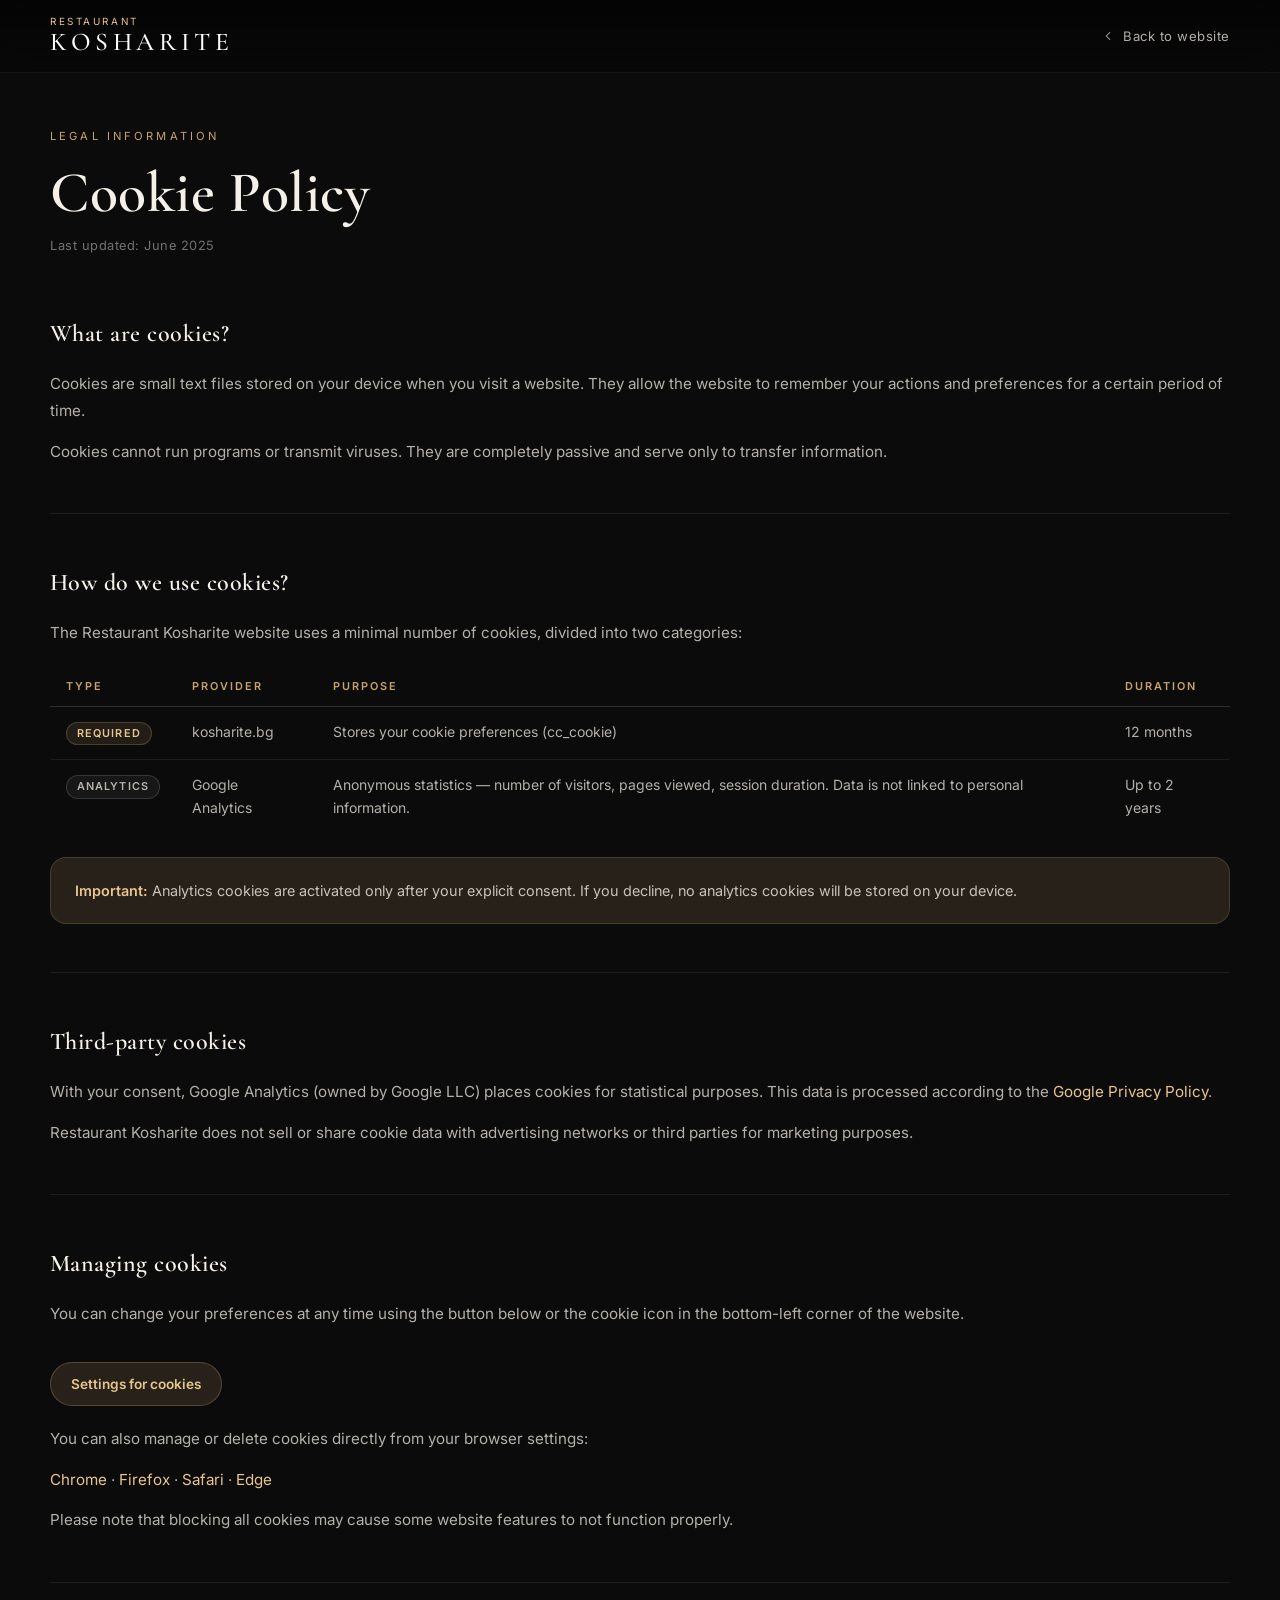
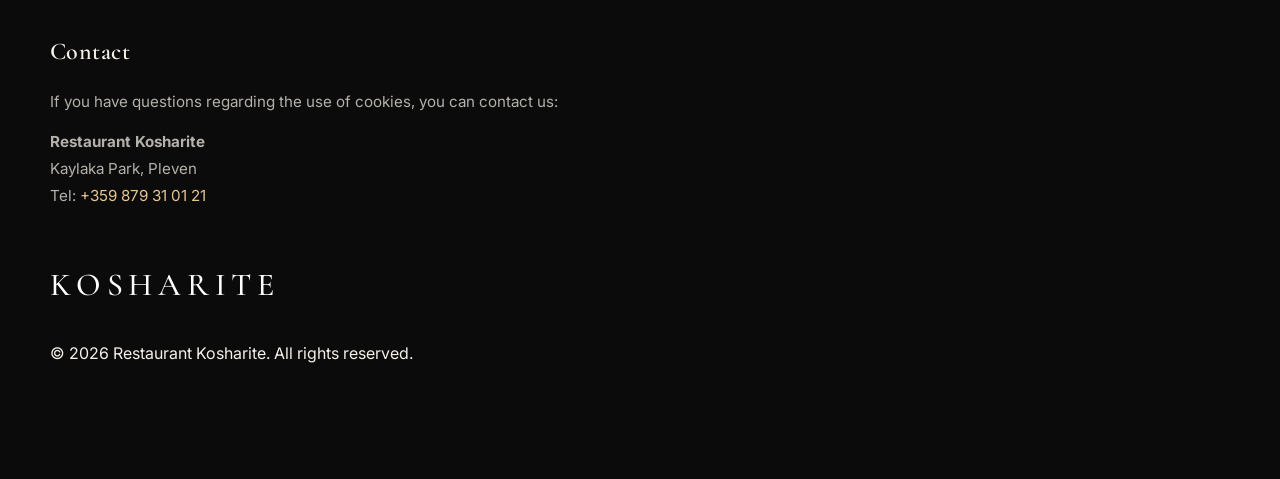
<file: pages/cookie-policy-en.html>
<!doctype html>
<html lang="en">
  <head>
    <meta charset="UTF-8" />
    <meta
      name="viewport"
      content="width=device-width, initial-scale=1.0, viewport-fit=cover"
    />
    <meta name="theme-color" content="#0b0b0b" />
    <title>Cookie Policy | Restaurant Kosharite</title>
    <meta
      name="description"
      content="Information about the use of cookies on the Restaurant Kosharite website."
    />
    <link
      rel="canonical"
      href="https://kosharite.bg/pages/cookie-policy.html"
    />
    <meta name="robots" content="noindex, follow" />

    <link rel="preconnect" href="https://fonts.googleapis.com" />
    <link rel="preconnect" href="https://fonts.gstatic.com" crossorigin />
    <link
      href="https://fonts.googleapis.com/css2?family=Cormorant+Garamond:ital,wght@0,400;0,500;0,600;1,400;1,500&family=Inter:wght@400;500;600&display=swap"
      rel="stylesheet"
    />

    <link rel="icon" href="../assets/icons/favicon.ico" type="image/x-icon" />
    <link rel="apple-touch-icon" href="../assets/icons/apple-touch-icon.png" />
    <link rel="stylesheet" href="../css/legal.css" />
  </head>

  <body class="legal-cookie">
    <header class="site-header">
      <div class="header-inner">
        <a
          href="../index-en.html"
          class="brand"
          aria-label="Home — Restaurant Kosharite"
        >
          <span class="brand-eyebrow">Restaurant</span>
          <span class="brand-name">KOSHARITE</span>
        </a>
        <a href="../index-en.html" class="back-link">
          <svg viewBox="0 0 24 24" aria-hidden="true">
            <polyline points="15 18 9 12 15 6" />
          </svg>
          Back to website
        </a>
      </div>
    </header>

    <main>
      <div class="page-wrap">
        <span class="page-kicker">Legal Information</span>
        <h1 class="page-title">Cookie Policy</h1>
        <p class="page-meta">Last updated: June 2025</p>
        <div class="page-divider"></div>

        <div class="doc-section">
          <h2>What are cookies?</h2>
          <p>
            Cookies are small text files stored on your device when you visit a
            website. They allow the website to remember your actions and
            preferences for a certain period of time.
          </p>
          <p>
            Cookies cannot run programs or transmit viruses. They are completely
            passive and serve only to transfer information.
          </p>
        </div>

        <div class="doc-section">
          <h2>How do we use cookies?</h2>
          <p>
            The Restaurant Kosharite website uses a minimal number of cookies,
            divided into two categories:
          </p>

          <table class="cookie-table" aria-label="Types of cookies">
            <thead>
              <tr>
                <th>Type</th>
                <th>Provider</th>
                <th>Purpose</th>
                <th>Duration</th>
              </tr>
            </thead>
            <tbody>
              <tr>
                <td><span class="badge badge-required">Required</span></td>
                <td>kosharite.bg</td>
                <td>Stores your cookie preferences (cc_cookie)</td>
                <td>12 months</td>
              </tr>
              <tr>
                <td><span class="badge badge-analytics">Analytics</span></td>
                <td>Google Analytics</td>
                <td>
                  Anonymous statistics — number of visitors, pages viewed,
                  session duration. Data is not linked to personal information.
                </td>
                <td>Up to 2 years</td>
              </tr>
            </tbody>
          </table>

          <div class="callout">
            <p>
              <strong>Important:</strong> Analytics cookies are activated only
              after your explicit consent. If you decline, no analytics cookies
              will be stored on your device.
            </p>
          </div>
        </div>

        <div class="doc-section">
          <h2>Third-party cookies</h2>
          <p>
            With your consent, Google Analytics (owned by Google LLC) places
            cookies for statistical purposes. This data is processed according
            to the
            <a
              href="https://policies.google.com/privacy"
              target="_blank"
              rel="noopener"
              >Google Privacy Policy</a
            >.
          </p>
          <p>
            Restaurant Kosharite does not sell or share cookie data with
            advertising networks or third parties for marketing purposes.
          </p>
        </div>

        <div class="doc-section">
          <h2>Managing cookies</h2>
          <p>
            You can change your preferences at any time using the button below
            or the cookie icon in the bottom-left corner of the website.
          </p>

          <button
            class="btn-settings"
            onclick="CookieConsent && CookieConsent.showPreferences()"
          >
            Settings for cookies
          </button>

          <p class="legal-spaced">
            You can also manage or delete cookies directly from your browser
            settings:
          </p>
          <p>
            <a
              href="https://support.google.com/chrome/answer/95647"
              target="_blank"
              rel="noopener"
              >Chrome</a
            >
            ·
            <a
              href="https://support.mozilla.org/bg/kb/biscvitki-informaciya-koyato-uebsajtovete"
              target="_blank"
              rel="noopener"
              >Firefox</a
            >
            ·
            <a
              href="https://support.apple.com/bg-bg/guide/safari/sfri11471/mac"
              target="_blank"
              rel="noopener"
              >Safari</a
            >
            ·
            <a
              href="https://support.microsoft.com/bg-bg/windows/изтриване-и-управление-на-бисквитките"
              target="_blank"
              rel="noopener"
              >Edge</a
            >
          </p>
          <p>
            Please note that blocking all cookies may cause some website
            features to not function properly.
          </p>
        </div>

        <div class="doc-section">
          <h2>Contact</h2>
          <p>
            If you have questions regarding the use of cookies, you can contact
            us:
          </p>
          <p>
            <strong>Restaurant Kosharite</strong><br />
            Kaylaka Park, Pleven<br />
            Tel: <a href="tel:+359879310121">+359 879 31 01 21</a>
          </p>
        </div>

        <footer class="site-footer">
          <div class="container footer-grid">
            <div>
              <span class="brand-name footer-brand">KOSHARITE</span>
              <p>
                © <span id="footer-year"></span> Restaurant Kosharite. All
                rights reserved.
              </p>
            </div>
          </div>
        </footer>
      </div>
    </main>

    <script>
      document.getElementById("footer-year").textContent =
        new Date().getFullYear();
    </script>
  </body>
</html>
</file>
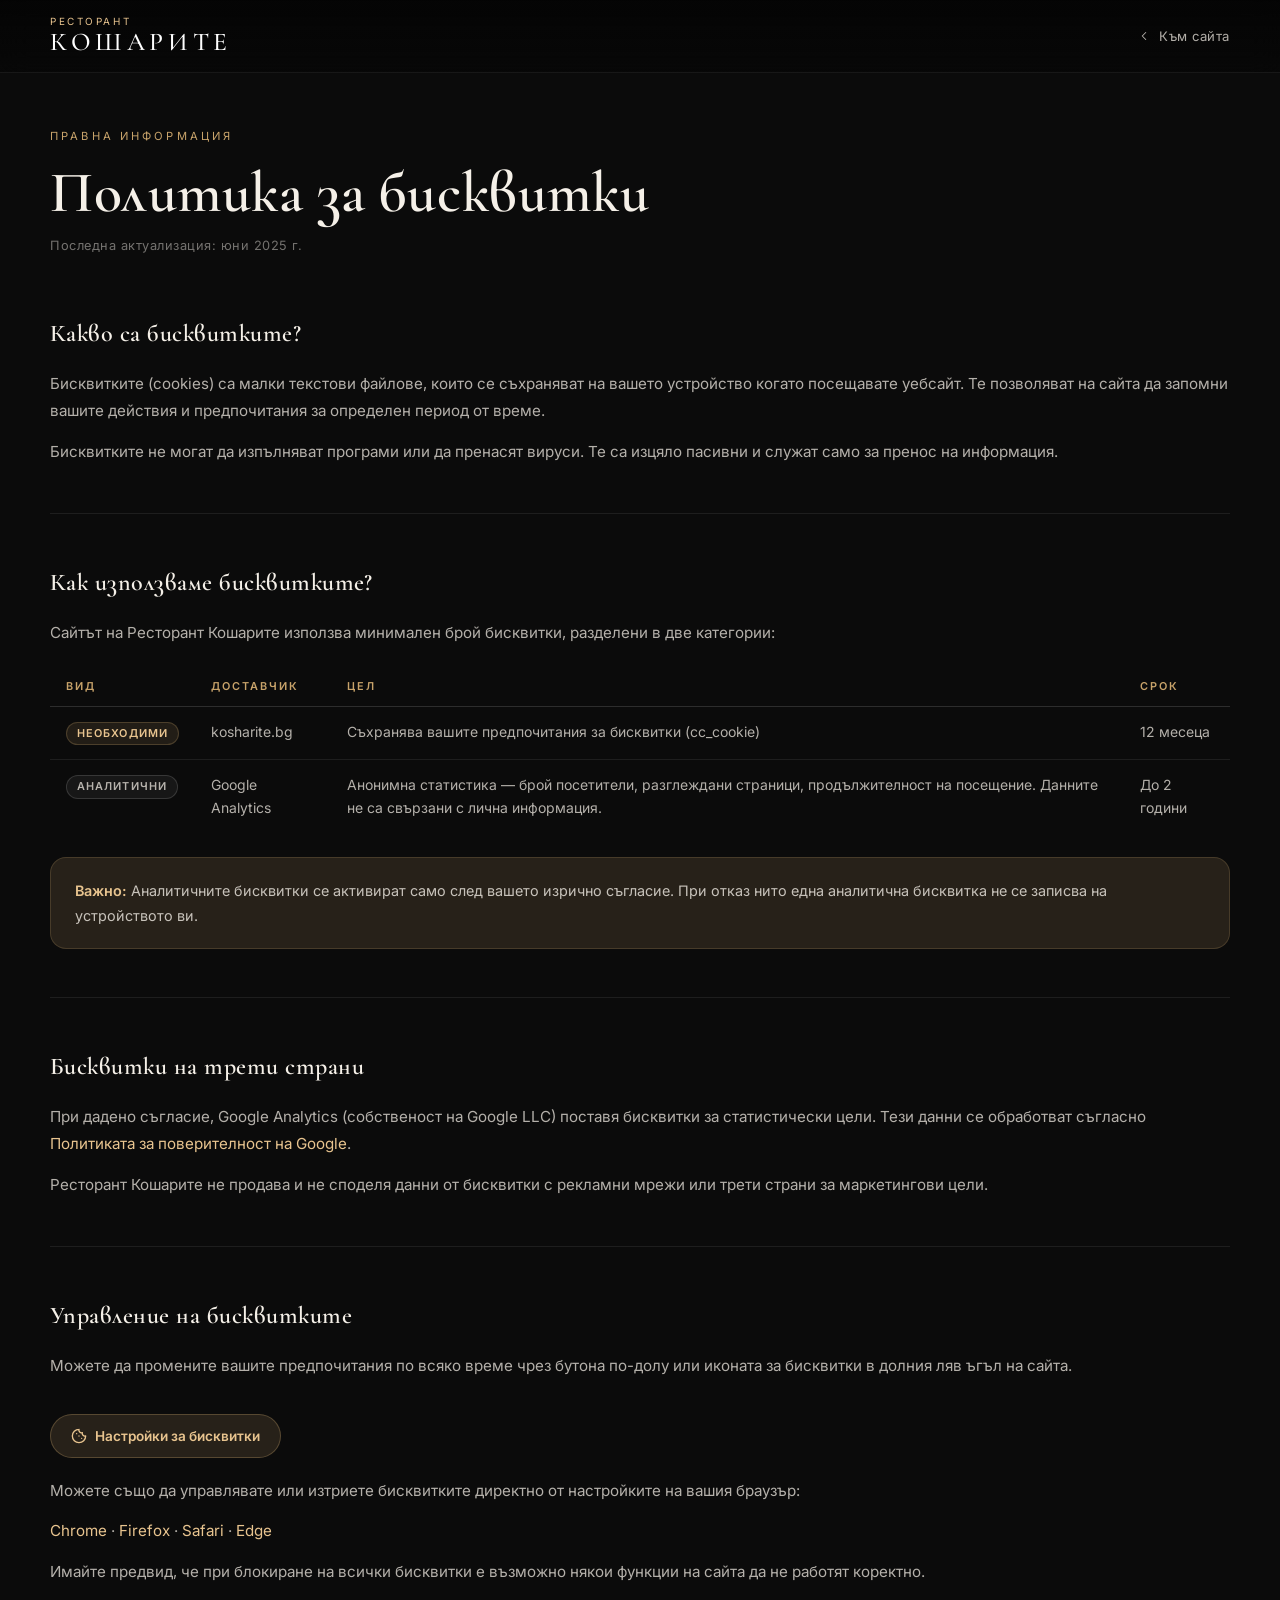
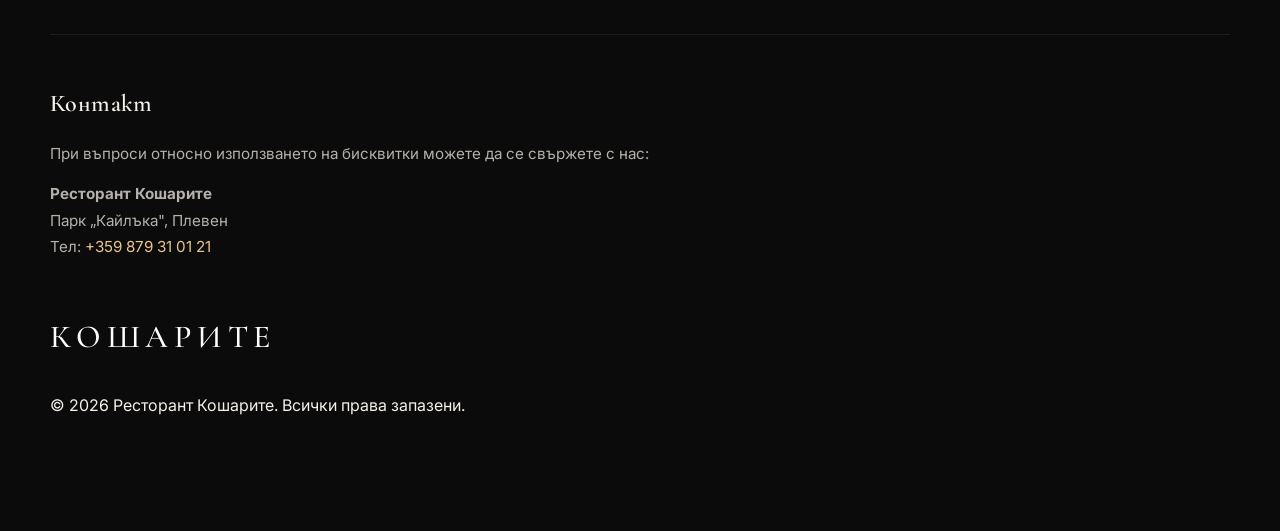
<file: pages/cookie-policy.html>
<!doctype html>
<html lang="bg">
  <head>
    <meta charset="UTF-8" />
    <meta
      name="viewport"
      content="width=device-width, initial-scale=1.0, viewport-fit=cover"
    />
    <meta name="theme-color" content="#0b0b0b" />
    <title>Политика за бисквитки | Ресторант Кошарите</title>
    <meta
      name="description"
      content="Информация за използването на бисквитки на сайта на Ресторант Кошарите."
    />
    <link
      rel="canonical"
      href="https://kosharite.bg/pages/cookie-policy.html"
    />
    <meta name="robots" content="noindex, follow" />

    <link rel="preconnect" href="https://fonts.googleapis.com" />
    <link rel="preconnect" href="https://fonts.gstatic.com" crossorigin />
    <link
      href="https://fonts.googleapis.com/css2?family=Cormorant+Garamond:ital,wght@0,400;0,500;0,600;1,400;1,500&family=Inter:wght@400;500;600&display=swap"
      rel="stylesheet"
    />

    <link rel="icon" href="../assets/icons/favicon.ico" type="image/x-icon" />
    <link rel="apple-touch-icon" href="../assets/icons/apple-touch-icon.png" />
    <link rel="stylesheet" href="../css/legal.css" />
  </head>

  <body class="legal-cookie">
    <header class="site-header">
      <div class="header-inner">
        <a
          href="../index.html"
          class="brand"
          aria-label="Начало — Ресторант Кошарите"
        >
          <span class="brand-eyebrow">Ресторант</span>
          <span class="brand-name">КОШАРИТЕ</span>
        </a>
        <a href="../index.html" class="back-link">
          <svg viewBox="0 0 24 24" aria-hidden="true">
            <polyline points="15 18 9 12 15 6" />
          </svg>
          Към сайта
        </a>
      </div>
    </header>

    <main>
      <div class="page-wrap">
        <span class="page-kicker">Правна информация</span>
        <h1 class="page-title">Политика за бисквитки</h1>
        <p class="page-meta">Последна актуализация: юни 2025 г.</p>
        <div class="page-divider"></div>

        <div class="doc-section">
          <h2>Какво са бисквитките?</h2>
          <p>
            Бисквитките (cookies) са малки текстови файлове, които се съхраняват
            на вашето устройство когато посещавате уебсайт. Те позволяват на
            сайта да запомни вашите действия и предпочитания за определен период
            от време.
          </p>
          <p>
            Бисквитките не могат да изпълняват програми или да пренасят вируси.
            Те са изцяло пасивни и служат само за пренос на информация.
          </p>
        </div>

        <div class="doc-section">
          <h2>Как използваме бисквитките?</h2>
          <p>
            Сайтът на Ресторант Кошарите използва минимален брой бисквитки,
            разделени в две категории:
          </p>

          <table class="cookie-table" aria-label="Видове бисквитки">
            <thead>
              <tr>
                <th>Вид</th>
                <th>Доставчик</th>
                <th>Цел</th>
                <th>Срок</th>
              </tr>
            </thead>
            <tbody>
              <tr>
                <td><span class="badge badge-required">Необходими</span></td>
                <td>kosharite.bg</td>
                <td>Съхранява вашите предпочитания за бисквитки (cc_cookie)</td>
                <td>12 месеца</td>
              </tr>
              <tr>
                <td><span class="badge badge-analytics">Аналитични</span></td>
                <td>Google Analytics</td>
                <td>
                  Анонимна статистика — брой посетители, разглеждани страници,
                  продължителност на посещение. Данните не са свързани с лична
                  информация.
                </td>
                <td>До 2 години</td>
              </tr>
            </tbody>
          </table>

          <div class="callout">
            <p>
              <strong>Важно:</strong> Аналитичните бисквитки се активират само
              след вашето изрично съгласие. При отказ нито една аналитична
              бисквитка не се записва на устройството ви.
            </p>
          </div>
        </div>

        <div class="doc-section">
          <h2>Бисквитки на трети страни</h2>
          <p>
            При дадено съгласие, Google Analytics (собственост на Google LLC)
            поставя бисквитки за статистически цели. Тези данни се обработват
            съгласно
            <a
              href="https://policies.google.com/privacy"
              target="_blank"
              rel="noopener"
              >Политиката за поверителност на Google</a
            >.
          </p>
          <p>
            Ресторант Кошарите не продава и не споделя данни от бисквитки с
            рекламни мрежи или трети страни за маркетингови цели.
          </p>
        </div>

        <div class="doc-section">
          <h2>Управление на бисквитките</h2>
          <p>
            Можете да промените вашите предпочитания по всяко време чрез бутона
            по-долу или иконата за бисквитки в долния ляв ъгъл на сайта.
          </p>

          <button
            class="btn-settings"
            onclick="CookieConsent && CookieConsent.showPreferences()"
          >
            <svg
              xmlns="http://www.w3.org/2000/svg"
              width="16"
              height="16"
              viewBox="0 0 24 24"
              fill="none"
              stroke="currentColor"
              stroke-width="2"
              stroke-linecap="round"
              stroke-linejoin="round"
              aria-hidden="true"
            >
              <path d="M12 2a10 10 0 1 0 10 10 4 4 0 0 1-5-5 4 4 0 0 1-5-5" />
              <path d="M8.5 8.5v.01M16 15.5v.01M12 12v.01" />
            </svg>
            Настройки за бисквитки
          </button>

          <p class="legal-spaced">
            Можете също да управлявате или изтриете бисквитките директно от
            настройките на вашия браузър:
          </p>
          <p>
            <a
              href="https://support.google.com/chrome/answer/95647"
              target="_blank"
              rel="noopener"
              >Chrome</a
            >
            ·
            <a
              href="https://support.mozilla.org/bg/kb/biscvitki-informaciya-koyato-uebsajtovete"
              target="_blank"
              rel="noopener"
              >Firefox</a
            >
            ·
            <a
              href="https://support.apple.com/bg-bg/guide/safari/sfri11471/mac"
              target="_blank"
              rel="noopener"
              >Safari</a
            >
            ·
            <a
              href="https://support.microsoft.com/bg-bg/windows/изтриване-и-управление-на-бисквитките"
              target="_blank"
              rel="noopener"
              >Edge</a
            >
          </p>
          <p>
            Имайте предвид, че при блокиране на всички бисквитки е възможно
            някои функции на сайта да не работят коректно.
          </p>
        </div>

        <div class="doc-section">
          <h2>Контакт</h2>
          <p>
            При въпроси относно използването на бисквитки можете да се свържете
            с нас:
          </p>
          <p>
            <strong>Ресторант Кошарите</strong><br />
            Парк „Кайлъка", Плевен<br />
            Тел: <a href="tel:+359879310121">+359 879 31 01 21</a>
          </p>
        </div>

        <footer class="site-footer">
          <div class="container footer-grid">
            <div>
              <span class="brand-name footer-brand">КОШАРИТЕ</span>
              <p>
                © <span id="footer-year"></span> Ресторант Кошарите. Всички
                права запазени.
              </p>
            </div>
          </div>
        </footer>
      </div>
    </main>

    <script>
      document.getElementById("footer-year").textContent =
        new Date().getFullYear();
    </script>
  </body>
</html>
</file>
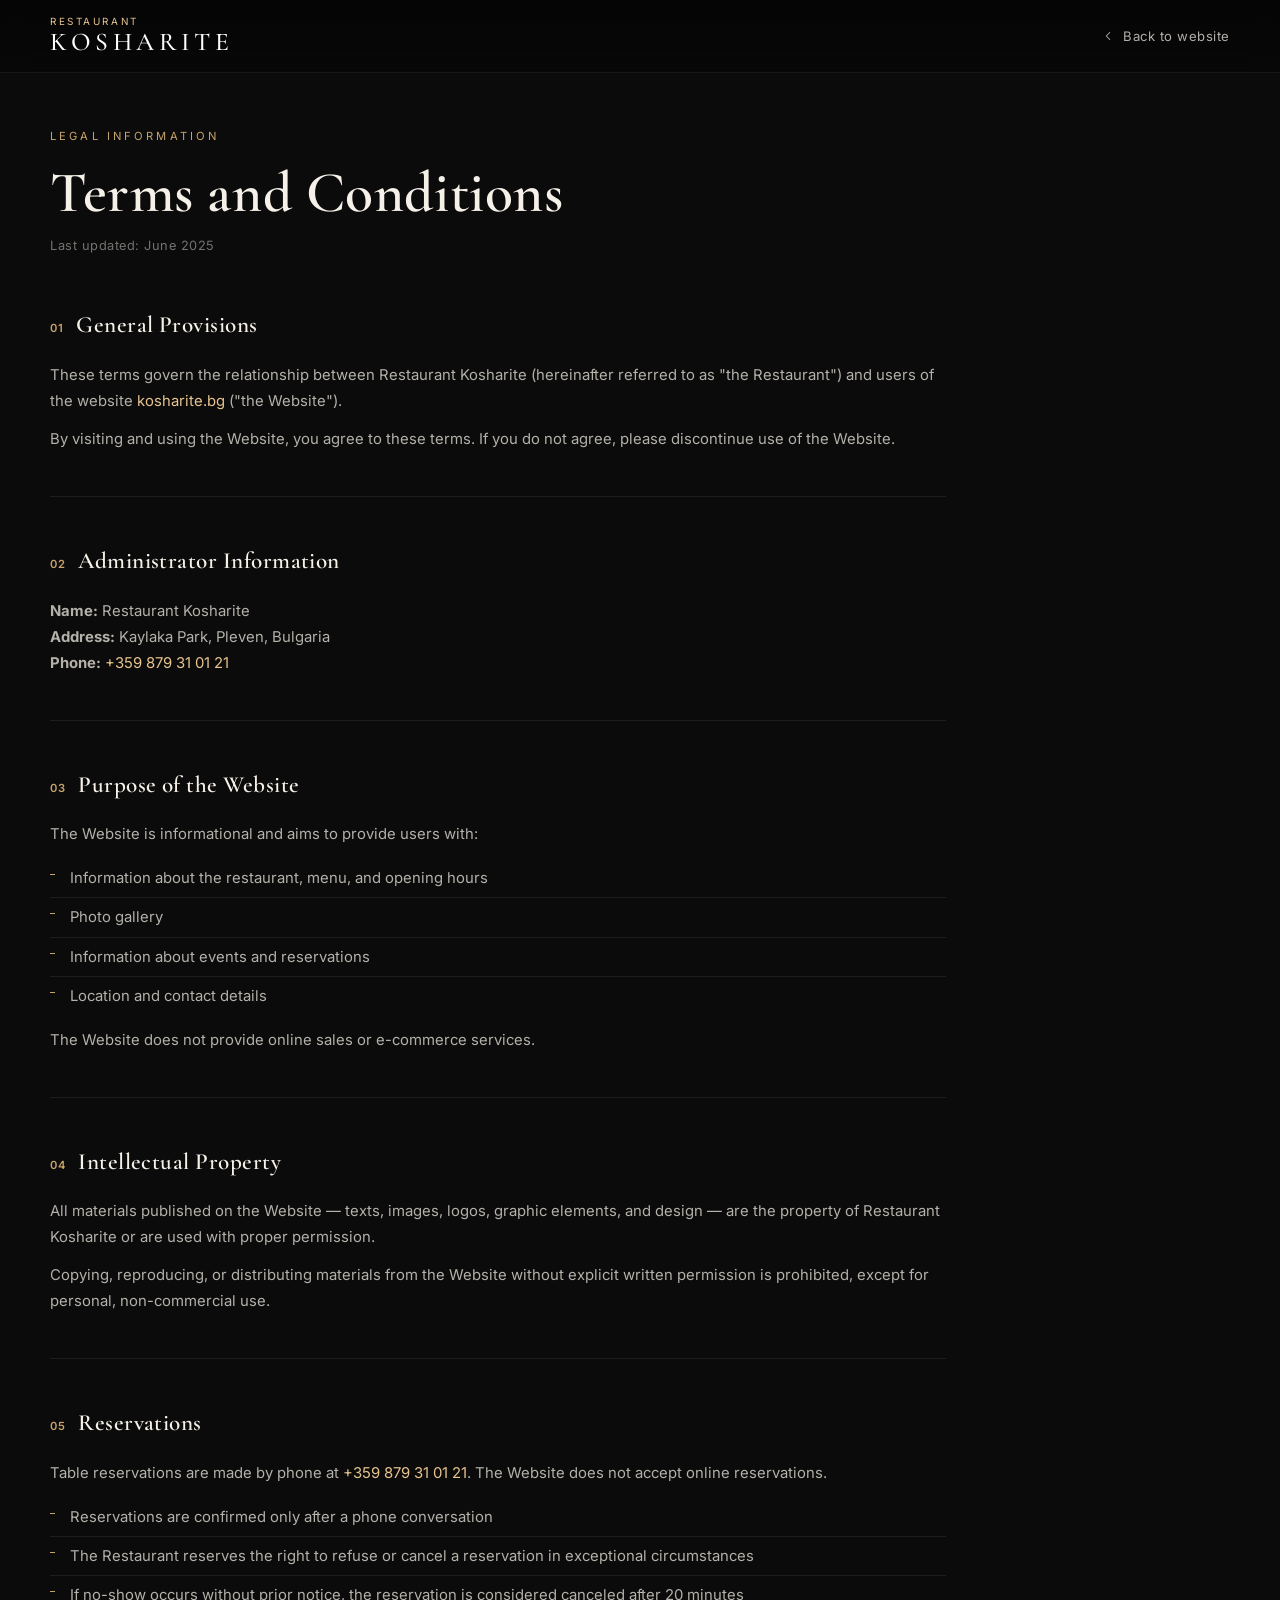
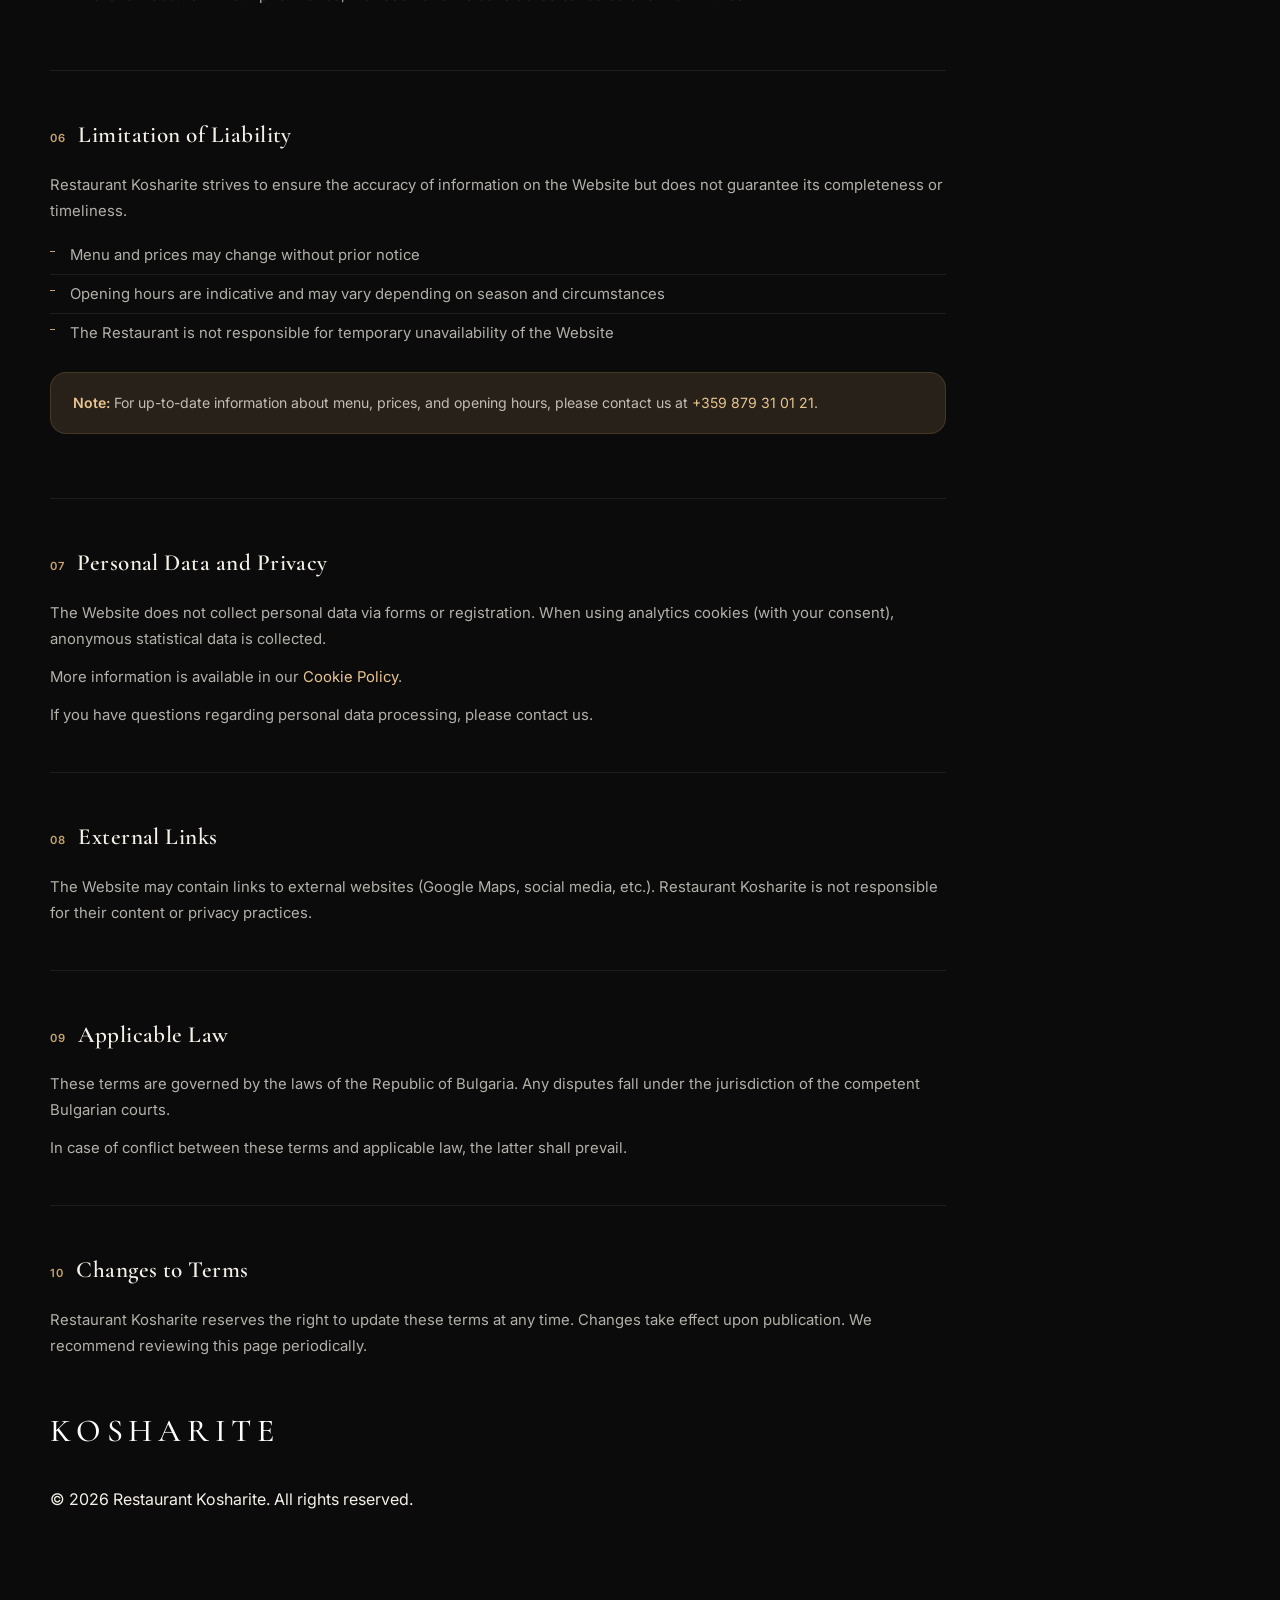
<file: pages/terms-en.html>
<!doctype html>
<html lang="en">
  <head>
    <meta charset="UTF-8" />
    <meta
      name="viewport"
      content="width=device-width, initial-scale=1.0, viewport-fit=cover"
    />
    <meta name="theme-color" content="#0b0b0b" />
    <title>Terms and Conditions | Restaurant Kosharite</title>
    <meta
      name="description"
      content="Terms and conditions for using the Restaurant Kosharite website, Pleven."
    />
    <link rel="canonical" href="https://kosharite.bg/pages/terms.html" />
    <meta name="robots" content="noindex, follow" />

    <link rel="preconnect" href="https://fonts.googleapis.com" />
    <link rel="preconnect" href="https://fonts.gstatic.com" crossorigin />
    <link
      href="https://fonts.googleapis.com/css2?family=Cormorant+Garamond:ital,wght@0,400;0,500;0,600;1,400;1,500&family=Inter:wght@400;500;600&display=swap"
      rel="stylesheet"
    />

    <link rel="icon" href="../assets/icons/favicon.ico" type="image/x-icon" />
    <link rel="apple-touch-icon" href="../assets/icons/apple-touch-icon.png" />
    <link rel="stylesheet" href="../css/legal.css" />
  </head>

  <body class="legal-terms">
    <header class="site-header">
      <div class="header-inner">
        <a
          href="../index-en.html"
          class="brand"
          aria-label="Home — Restaurant Kosharite"
        >
          <span class="brand-eyebrow">Restaurant</span>
          <span class="brand-name">KOSHARITE</span>
        </a>
        <a href="../index-en.html" class="back-link">
          <svg viewBox="0 0 24 24" aria-hidden="true">
            <polyline points="15 18 9 12 15 6" />
          </svg>
          Back to website
        </a>
      </div>
    </header>

    <main>
      <div class="page-wrap">
        <div class="doc-content">
          <span class="page-kicker">Legal Information</span>
          <h1 class="page-title">Terms and Conditions</h1>
          <p class="page-meta">Last updated: June 2025</p>

          <div class="doc-section" id="s1">
            <h2><span class="section-num">01</span> General Provisions</h2>
            <p>
              These terms govern the relationship between Restaurant Kosharite
              (hereinafter referred to as "the Restaurant") and users of the
              website <a href="../index-en.html">kosharite.bg</a> ("the
              Website").
            </p>
            <p>
              By visiting and using the Website, you agree to these terms. If
              you do not agree, please discontinue use of the Website.
            </p>
          </div>

          <div class="doc-section" id="s2">
            <h2>
              <span class="section-num">02</span> Administrator Information
            </h2>
            <p>
              <strong>Name:</strong> Restaurant Kosharite<br />
              <strong>Address:</strong> Kaylaka Park, Pleven, Bulgaria<br />
              <strong>Phone:</strong>
              <a href="tel:+359879310121">+359 879 31 01 21</a>
            </p>
          </div>

          <div class="doc-section" id="s3">
            <h2><span class="section-num">03</span> Purpose of the Website</h2>
            <p>The Website is informational and aims to provide users with:</p>
            <ul>
              <li>Information about the restaurant, menu, and opening hours</li>
              <li>Photo gallery</li>
              <li>Information about events and reservations</li>
              <li>Location and contact details</li>
            </ul>
            <p>
              The Website does not provide online sales or e-commerce services.
            </p>
          </div>

          <div class="doc-section" id="s4">
            <h2><span class="section-num">04</span> Intellectual Property</h2>
            <p>
              All materials published on the Website — texts, images, logos,
              graphic elements, and design — are the property of Restaurant
              Kosharite or are used with proper permission.
            </p>
            <p>
              Copying, reproducing, or distributing materials from the Website
              without explicit written permission is prohibited, except for
              personal, non-commercial use.
            </p>
          </div>

          <div class="doc-section" id="s5">
            <h2><span class="section-num">05</span> Reservations</h2>
            <p>
              Table reservations are made by phone at
              <a href="tel:+359879310121">+359 879 31 01 21</a>. The Website
              does not accept online reservations.
            </p>
            <ul>
              <li>
                Reservations are confirmed only after a phone conversation
              </li>
              <li>
                The Restaurant reserves the right to refuse or cancel a
                reservation in exceptional circumstances
              </li>
              <li>
                If no-show occurs without prior notice, the reservation is
                considered canceled after 20 minutes
              </li>
            </ul>
          </div>

          <div class="doc-section" id="s6">
            <h2><span class="section-num">06</span> Limitation of Liability</h2>
            <p>
              Restaurant Kosharite strives to ensure the accuracy of information
              on the Website but does not guarantee its completeness or
              timeliness.
            </p>
            <ul>
              <li>Menu and prices may change without prior notice</li>
              <li>
                Opening hours are indicative and may vary depending on season
                and circumstances
              </li>
              <li>
                The Restaurant is not responsible for temporary unavailability
                of the Website
              </li>
            </ul>
            <div class="callout">
              <p>
                <strong>Note:</strong> For up-to-date information about menu,
                prices, and opening hours, please contact us at
                <a href="tel:+359879310121">+359 879 31 01 21</a>.
              </p>
            </div>
          </div>

          <div class="doc-section" id="s7">
            <h2>
              <span class="section-num">07</span> Personal Data and Privacy
            </h2>
            <p>
              The Website does not collect personal data via forms or
              registration. When using analytics cookies (with your consent),
              anonymous statistical data is collected.
            </p>
            <p>
              More information is available in our
              <a href="../pages/cookie-policy-en.html">Cookie Policy</a>.
            </p>
            <p>
              If you have questions regarding personal data processing, please
              contact us.
            </p>
          </div>

          <div class="doc-section" id="s8">
            <h2><span class="section-num">08</span> External Links</h2>
            <p>
              The Website may contain links to external websites (Google Maps,
              social media, etc.). Restaurant Kosharite is not responsible for
              their content or privacy practices.
            </p>
          </div>

          <div class="doc-section" id="s9">
            <h2><span class="section-num">09</span> Applicable Law</h2>
            <p>
              These terms are governed by the laws of the Republic of Bulgaria.
              Any disputes fall under the jurisdiction of the competent
              Bulgarian courts.
            </p>
            <p>
              In case of conflict between these terms and applicable law, the
              latter shall prevail.
            </p>
          </div>

          <div class="doc-section" id="s10">
            <h2><span class="section-num">10</span> Changes to Terms</h2>
            <p>
              Restaurant Kosharite reserves the right to update these terms at
              any time. Changes take effect upon publication. We recommend
              reviewing this page periodically.
            </p>
          </div>

          <footer class="site-footer">
            <div class="container footer-grid">
              <div>
                <span class="brand-name footer-brand">KOSHARITE</span>
                <p>
                  © <span id="footer-year"></span> Restaurant Kosharite. All
                  rights reserved.
                </p>
              </div>
            </div>
          </footer>
        </div>
      </div>
    </main>

    <script>
      document.getElementById("footer-year").textContent =
        new Date().getFullYear();
    </script>
  </body>
</html>
</file>
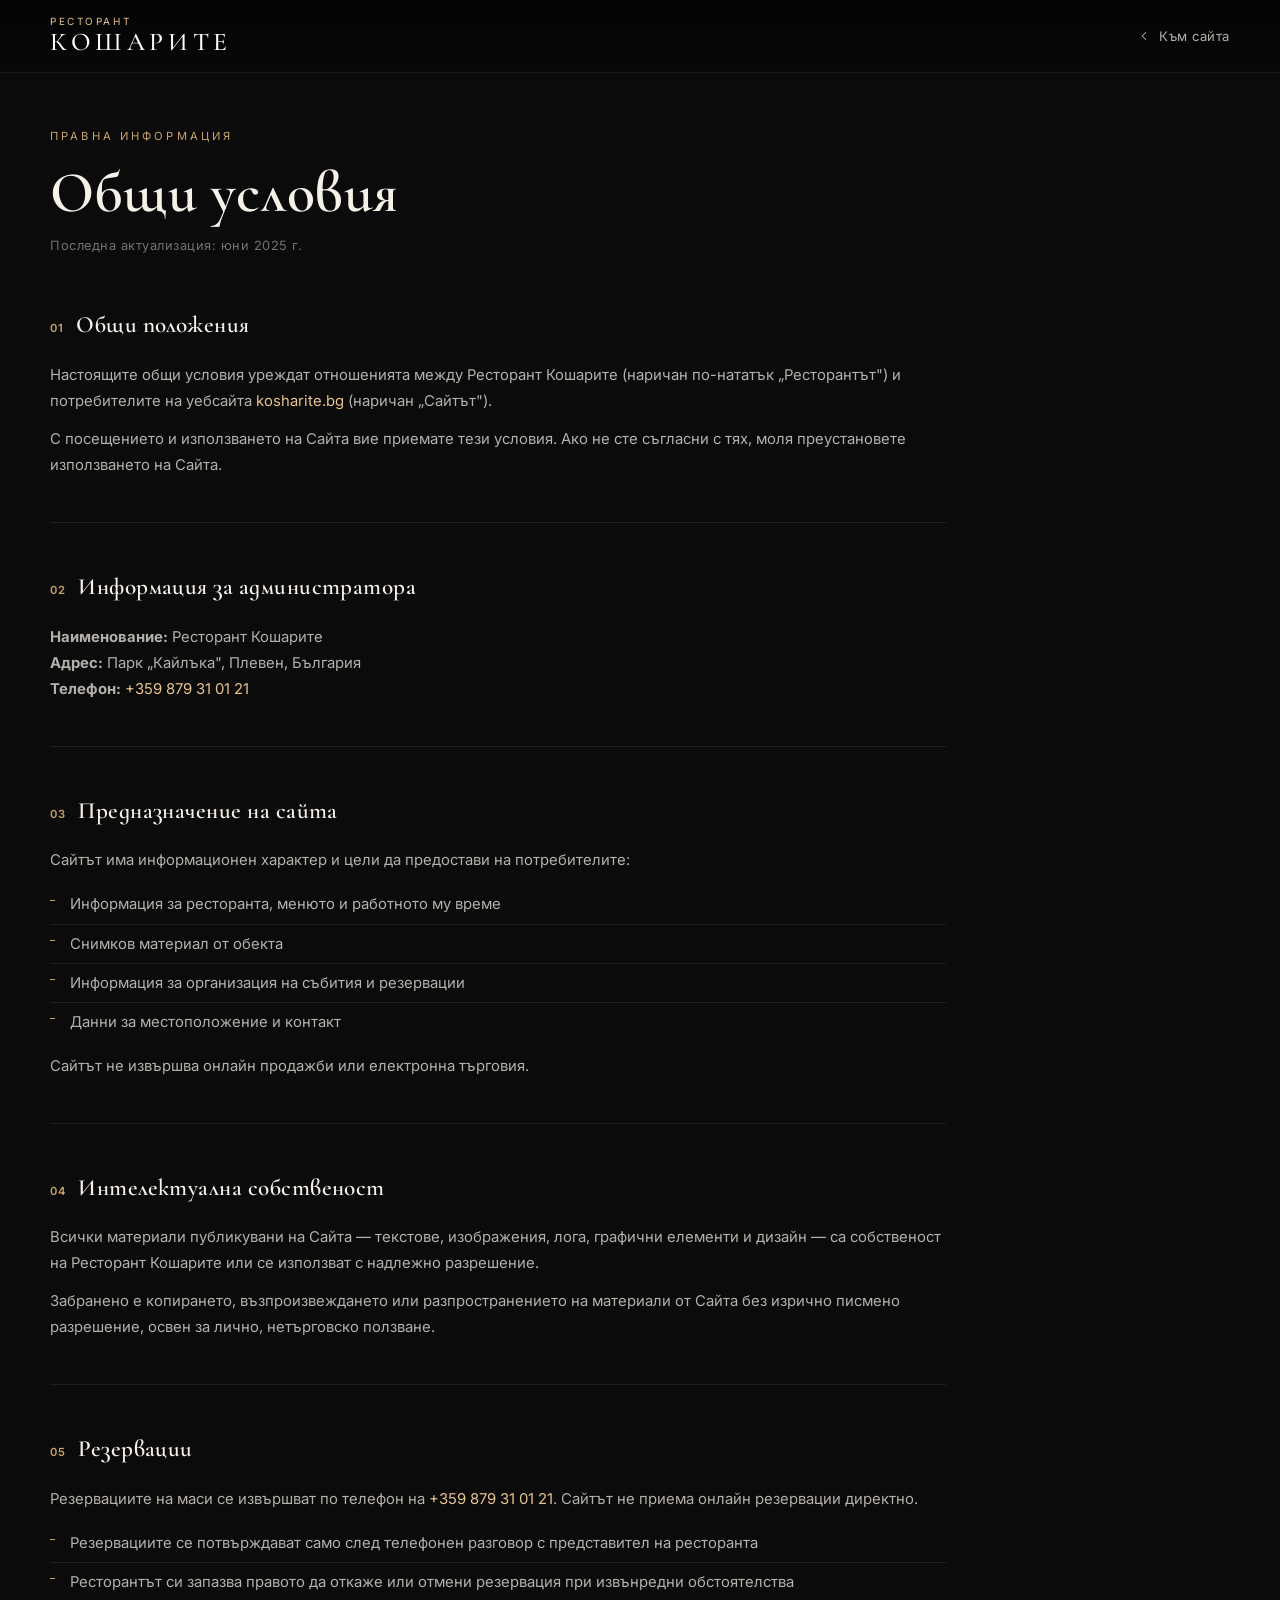
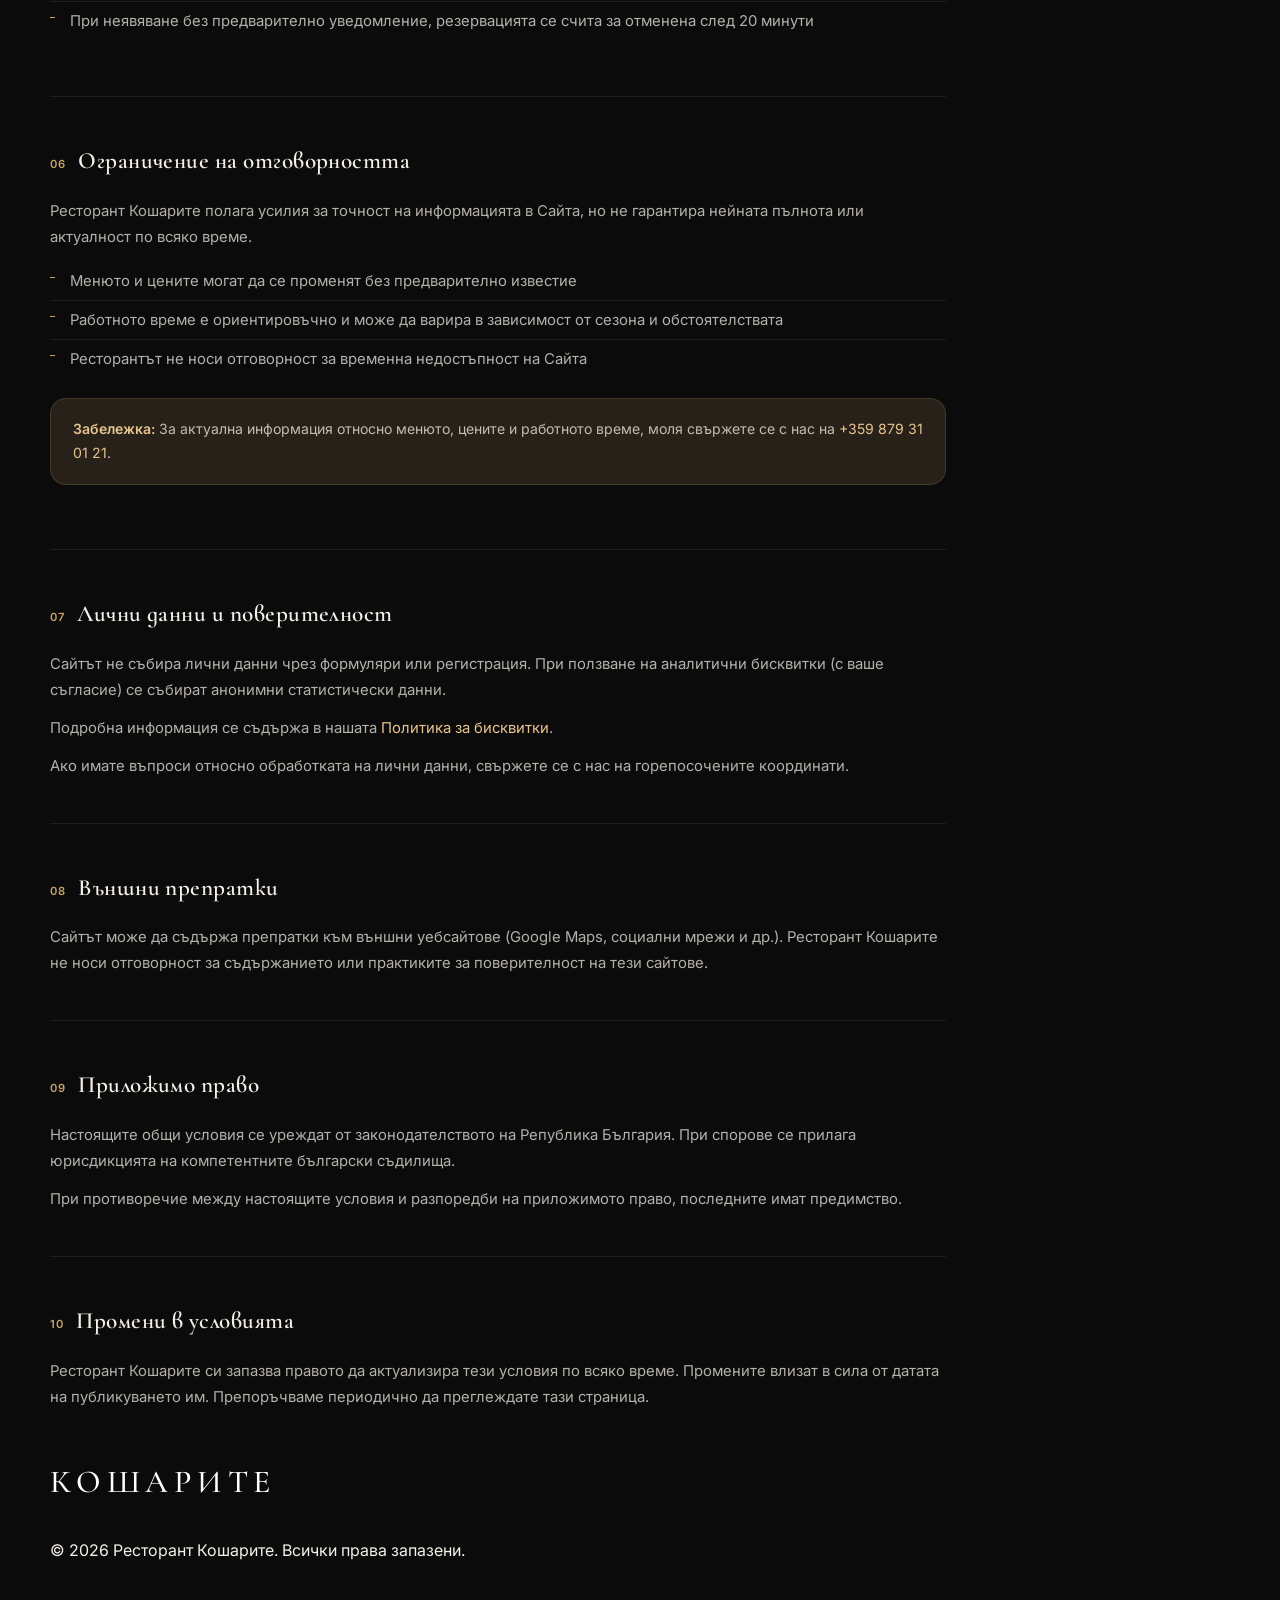
<file: pages/terms.html>
<!doctype html>
<html lang="bg">
  <head>
    <meta charset="UTF-8" />
    <meta
      name="viewport"
      content="width=device-width, initial-scale=1.0, viewport-fit=cover"
    />
    <meta name="theme-color" content="#0b0b0b" />
    <title>Общи условия | Ресторант Кошарите</title>
    <meta
      name="description"
      content="Общи условия за ползване на уебсайта на Ресторант Кошарите, Плевен."
    />
    <link rel="canonical" href="https://kosharite.bg/pages/terms.html" />
    <meta name="robots" content="noindex, follow" />

    <link rel="preconnect" href="https://fonts.googleapis.com" />
    <link rel="preconnect" href="https://fonts.gstatic.com" crossorigin />
    <link
      href="https://fonts.googleapis.com/css2?family=Cormorant+Garamond:ital,wght@0,400;0,500;0,600;1,400;1,500&family=Inter:wght@400;500;600&display=swap"
      rel="stylesheet"
    />

    <link rel="icon" href="../assets/icons/favicon.ico" type="image/x-icon" />
    <link rel="apple-touch-icon" href="../assets/icons/apple-touch-icon.png" />
    <link rel="stylesheet" href="../css/legal.css" />
  </head>

  <body class="legal-terms">
    <header class="site-header">
      <div class="header-inner">
        <a
          href="../index.html"
          class="brand"
          aria-label="Начало — Ресторант Кошарите"
        >
          <span class="brand-eyebrow">Ресторант</span>
          <span class="brand-name">КОШАРИТЕ</span>
        </a>
        <a href="../index.html" class="back-link">
          <svg viewBox="0 0 24 24" aria-hidden="true">
            <polyline points="15 18 9 12 15 6" />
          </svg>
          Към сайта
        </a>
      </div>
    </header>

    <main>
      <div class="page-wrap">
        <div class="doc-content">
          <span class="page-kicker">Правна информация</span>
          <h1 class="page-title">Общи условия</h1>
          <p class="page-meta">Последна актуализация: юни 2025 г.</p>

          <div class="doc-section" id="s1">
            <h2><span class="section-num">01</span> Общи положения</h2>
            <p>
              Настоящите общи условия уреждат отношенията между Ресторант
              Кошарите (наричан по-нататък „Ресторантът") и потребителите на
              уебсайта <a href="../index.html">kosharite.bg</a> (наричан
              „Сайтът").
            </p>
            <p>
              С посещението и използването на Сайта вие приемате тези условия.
              Ако не сте съгласни с тях, моля преустановете използването на
              Сайта.
            </p>
          </div>

          <div class="doc-section" id="s2">
            <h2>
              <span class="section-num">02</span> Информация за администратора
            </h2>
            <p>
              <strong>Наименование:</strong> Ресторант Кошарите<br />
              <strong>Адрес:</strong> Парк „Кайлъка", Плевен, България<br />
              <strong>Телефон:</strong>
              <a href="tel:+359879310121">+359 879 31 01 21</a>
            </p>
          </div>

          <div class="doc-section" id="s3">
            <h2><span class="section-num">03</span> Предназначение на сайта</h2>
            <p>
              Сайтът има информационен характер и цели да предостави на
              потребителите:
            </p>
            <ul>
              <li>Информация за ресторанта, менюто и работното му време</li>
              <li>Снимков материал от обекта</li>
              <li>Информация за организация на събития и резервации</li>
              <li>Данни за местоположение и контакт</li>
            </ul>
            <p>Сайтът не извършва онлайн продажби или електронна търговия.</p>
          </div>

          <div class="doc-section" id="s4">
            <h2>
              <span class="section-num">04</span> Интелектуална собственост
            </h2>
            <p>
              Всички материали публикувани на Сайта — текстове, изображения,
              лога, графични елементи и дизайн — са собственост на Ресторант
              Кошарите или се използват с надлежно разрешение.
            </p>
            <p>
              Забранено е копирането, възпроизвеждането или разпространението на
              материали от Сайта без изрично писмено разрешение, освен за лично,
              нетърговско ползване.
            </p>
          </div>

          <div class="doc-section" id="s5">
            <h2><span class="section-num">05</span> Резервации</h2>
            <p>
              Резервациите на маси се извършват по телефон на
              <a href="tel:+359879310121">+359 879 31 01 21</a>. Сайтът не
              приема онлайн резервации директно.
            </p>
            <ul>
              <li>
                Резервациите се потвърждават само след телефонен разговор с
                представител на ресторанта
              </li>
              <li>
                Ресторантът си запазва правото да откаже или отмени резервация
                при извънредни обстоятелства
              </li>
              <li>
                При неявяване без предварително уведомление, резервацията се
                счита за отменена след 20 минути
              </li>
            </ul>
          </div>

          <div class="doc-section" id="s6">
            <h2>
              <span class="section-num">06</span> Ограничение на отговорността
            </h2>
            <p>
              Ресторант Кошарите полага усилия за точност на информацията в
              Сайта, но не гарантира нейната пълнота или актуалност по всяко
              време.
            </p>
            <ul>
              <li>
                Менюто и цените могат да се променят без предварително известие
              </li>
              <li>
                Работното време е ориентировъчно и може да варира в зависимост
                от сезона и обстоятелствата
              </li>
              <li>
                Ресторантът не носи отговорност за временна недостъпност на
                Сайта
              </li>
            </ul>
            <div class="callout">
              <p>
                <strong>Забележка:</strong> За актуална информация относно
                менюто, цените и работното време, моля свържете се с нас на
                <a href="tel:+359879310121">+359 879 31 01 21</a>.
              </p>
            </div>
          </div>

          <div class="doc-section" id="s7">
            <h2>
              <span class="section-num">07</span> Лични данни и поверителност
            </h2>
            <p>
              Сайтът не събира лични данни чрез формуляри или регистрация. При
              ползване на аналитични бисквитки (с ваше съгласие) се събират
              анонимни статистически данни.
            </p>
            <p>
              Подробна информация се съдържа в нашата
              <a href="../pages/cookie-policy.html">Политика за бисквитки</a>.
            </p>
            <p>
              Ако имате въпроси относно обработката на лични данни, свържете се
              с нас на горепосочените координати.
            </p>
          </div>

          <div class="doc-section" id="s8">
            <h2><span class="section-num">08</span> Външни препратки</h2>
            <p>
              Сайтът може да съдържа препратки към външни уебсайтове (Google
              Maps, социални мрежи и др.). Ресторант Кошарите не носи
              отговорност за съдържанието или практиките за поверителност на
              тези сайтове.
            </p>
          </div>

          <div class="doc-section" id="s9">
            <h2><span class="section-num">09</span> Приложимо право</h2>
            <p>
              Настоящите общи условия се уреждат от законодателството на
              Република България. При спорове се прилага юрисдикцията на
              компетентните български съдилища.
            </p>
            <p>
              При противоречие между настоящите условия и разпоредби на
              приложимото право, последните имат предимство.
            </p>
          </div>

          <div class="doc-section" id="s10">
            <h2><span class="section-num">10</span> Промени в условията</h2>
            <p>
              Ресторант Кошарите си запазва правото да актуализира тези условия
              по всяко време. Промените влизат в сила от датата на публикуването
              им. Препоръчваме периодично да преглеждате тази страница.
            </p>
          </div>

          <footer class="site-footer">
            <div class="container footer-grid">
              <div>
                <span class="brand-name footer-brand">КОШАРИТЕ</span>
                <p>
                  © <span id="footer-year"></span> Ресторант Кошарите. Всички
                  права запазени.
                </p>
              </div>
            </div>
          </footer>
        </div>
      </div>
    </main>

    <script>
      document.getElementById("footer-year").textContent =
        new Date().getFullYear();
    </script>
  </body>
</html>
</file>
<file: css/legal.css>
:root {
  --bg: #0b0b0b;
  --text: #f5f0e8;
  --muted: rgba(245, 240, 232, 0.72);
  --muted-2: rgba(245, 240, 232, 0.45);
  --line: rgba(255, 255, 255, 0.08);
  --line-strong: rgba(255, 255, 255, 0.14);
  --gold: #c8a36a;
  --gold-soft: #e8c48f;
  --gold-dim: rgba(200, 163, 106, 0.15);
  --white: #ffffff;
  --panel: rgba(255, 255, 255, 0.03);
  --radius: 16px;
  --container: min(1180px, calc(100% - 40px));
}

*,
*::before,
*::after {
  box-sizing: border-box;
}

html {
  scroll-behavior: smooth;
}

body {
  margin: 0;
  font-family: "Inter", system-ui, sans-serif;
  background: var(--bg);
  color: var(--text);
  line-height: 1.75;
  -webkit-font-smoothing: antialiased;
}

a {
  color: var(--gold-soft);
  text-decoration: none;
}

a:hover {
  text-decoration: underline;
  text-decoration-color: rgba(232, 196, 143, 0.4);
}

.container {
  width: 100%;
  margin: 0 auto;
}

.site-header {
  position: fixed;
  inset: 0 0 auto 0;
  z-index: 50;
  backdrop-filter: blur(16px);
  -webkit-backdrop-filter: blur(16px);
  background: linear-gradient(180deg, rgba(4, 4, 4, 0.92), rgba(4, 4, 4, 0.4));
  border-bottom: 1px solid var(--line);
}

.header-inner {
  width: var(--container);
  margin: 0 auto;
  min-height: 72px;
  display: flex;
  align-items: center;
  justify-content: space-between;
  gap: 20px;
}

.brand {
  display: flex;
  flex-direction: column;
  line-height: 1;
  gap: 2px;
}

.brand:hover {
  text-decoration: none;
}

.brand-eyebrow {
  font-size: 0.62rem;
  letter-spacing: 0.26em;
  text-transform: uppercase;
  color: var(--gold-soft);
}

.brand-name {
  display: inline-flex;
  flex-direction: column;
  font-family: "Cormorant Garamond", Georgia, serif;
  font-size: 2rem;
  letter-spacing: 0.18em;
  color: var(--white);
  font-weight: 500;
}

.header-inner .brand-name {
  font-size: 1.6rem;
}

.back-link {
  display: inline-flex;
  align-items: center;
  gap: 8px;
  font-size: 0.82rem;
  color: var(--muted);
  letter-spacing: 0.04em;
  transition: color 0.2s;
}

.back-link:hover {
  color: var(--gold-soft);
  text-decoration: none;
}

.back-link svg {
  width: 14px;
  height: 14px;
  stroke: currentColor;
  fill: none;
  stroke-width: 1.8;
  stroke-linecap: round;
  stroke-linejoin: round;
  flex-shrink: 0;
}

.page-wrap {
  width: var(--container);
  margin: 0 auto;
  padding: 120px 0 96px;
}

.legal-terms .page-wrap {
  display: grid;
  grid-template-columns: 1fr 220px;
  gap: 64px;
  align-items: start;
}

.toc {
  position: sticky;
  top: 96px;
  padding: 24px;
  border: 1px solid var(--line);
  border-radius: var(--radius);
  background: var(--panel);
}

.toc-title {
  font-size: 0.68rem;
  letter-spacing: 0.22em;
  text-transform: uppercase;
  color: var(--gold);
  font-weight: 600;
  margin: 0 0 16px;
}

.toc ol {
  margin: 0;
  padding: 0;
  list-style: none;
  counter-reset: toc;
}

.toc ol li {
  counter-increment: toc;
  margin-bottom: 10px;
  display: flex;
  gap: 8px;
  align-items: baseline;
}

.toc ol li::before {
  content: counter(toc, decimal-leading-zero);
  font-size: 0.62rem;
  color: var(--gold);
  font-weight: 600;
  flex-shrink: 0;
  letter-spacing: 0.04em;
}

.toc a {
  font-size: 0.78rem;
  color: var(--muted);
  line-height: 1.4;
  transition: color 0.2s;
}

.toc a:hover {
  color: var(--gold-soft);
  text-decoration: none;
}

.page-kicker {
  display: inline-block;
  font-size: 0.7rem;
  letter-spacing: 0.28em;
  text-transform: uppercase;
  color: var(--gold);
  margin-bottom: 16px;
}

.page-title {
  font-family: "Cormorant Garamond", Georgia, serif;
  font-size: clamp(2.4rem, 5vw, 3.6rem);
  font-weight: 600;
  line-height: 1.05;
  margin: 0 0 12px;
  letter-spacing: 0.01em;
}

.page-meta {
  font-size: 0.8rem;
  color: var(--muted-2);
  margin: 0 0 56px;
  letter-spacing: 0.04em;
}

.legal-terms .page-meta {
  margin-bottom: 48px;
}

.legal-terms .page-divider {
  margin-bottom: 48px;
}

.doc-section {
  margin-bottom: 48px;
  padding-bottom: 48px;
  border-bottom: 1px solid var(--line);
  scroll-margin-top: 96px;
}

.legal-terms .doc-section {
  margin-bottom: 44px;
  padding-bottom: 44px;
}

.doc-section:last-child,
.doc-section:last-of-type {
  border-bottom: none;
  margin-bottom: 0;
}

.doc-section h2 {
  font-family: "Cormorant Garamond", Georgia, serif;
  font-size: 1.5rem;
  font-weight: 600;
  color: var(--text);
  margin: 0 0 16px;
  letter-spacing: 0.02em;
}

.legal-terms .doc-section h2 {
  font-size: 1.45rem;
  display: flex;
  align-items: baseline;
  gap: 12px;
}

.section-num {
  font-size: 0.7rem;
  letter-spacing: 0.1em;
  color: var(--gold);
  font-weight: 600;
  font-family: "Inter", sans-serif;
  flex-shrink: 0;
}

.doc-section p {
  color: var(--muted);
  margin: 0 0 14px;
  font-size: 0.95rem;
}

.legal-terms .doc-section p {
  margin-bottom: 12px;
  font-size: 0.93rem;
}

.doc-section p:last-child {
  margin-bottom: 0;
}

.doc-section ul {
  margin: 12px 0;
  padding: 0;
  list-style: none;
}

.doc-section ul li {
  color: var(--muted);
  font-size: 0.93rem;
  padding: 6px 0 6px 20px;
  position: relative;
  border-bottom: 1px solid var(--line);
}

.doc-section ul li:last-child {
  border-bottom: none;
}

.doc-section ul li::before {
  content: "";
  position: absolute;
  left: 0;
  top: 15px;
  width: 5px;
  height: 1px;
  background: var(--gold);
}

.cookie-table {
  width: 100%;
  border-collapse: collapse;
  margin-top: 20px;
  font-size: 0.875rem;
}

.cookie-table th {
  text-align: left;
  padding: 10px 16px;
  font-size: 0.68rem;
  letter-spacing: 0.18em;
  text-transform: uppercase;
  color: var(--gold);
  font-weight: 600;
  border-bottom: 1px solid var(--line-strong);
  font-family: "Inter", sans-serif;
}

.cookie-table td {
  padding: 14px 16px;
  color: var(--muted);
  border-bottom: 1px solid var(--line);
  vertical-align: top;
  line-height: 1.6;
}

.cookie-table tr:last-child td {
  border-bottom: none;
}

.cookie-table tr:hover td {
  background: var(--panel);
}

.badge {
  display: inline-block;
  padding: 2px 10px;
  border-radius: 999px;
  font-size: 0.68rem;
  letter-spacing: 0.1em;
  text-transform: uppercase;
  font-weight: 600;
}

.badge-required {
  background: rgba(200, 163, 106, 0.12);
  color: var(--gold-soft);
  border: 1px solid rgba(200, 163, 106, 0.25);
}

.badge-analytics {
  background: rgba(255, 255, 255, 0.05);
  color: var(--muted);
  border: 1px solid var(--line-strong);
}

.callout {
  margin: 24px 0 0;
  padding: 20px 24px;
  border-radius: var(--radius);
  border: 1px solid rgba(200, 163, 106, 0.2);
  background: var(--gold-dim);
}

.legal-terms .callout {
  margin: 20px 0;
  padding: 18px 22px;
  border-color: rgba(200, 163, 106, 0.18);
}

.callout p {
  margin: 0;
  font-size: 0.9rem;
  color: rgba(245, 240, 232, 0.78);
}

.legal-terms .callout p {
  font-size: 0.88rem;
  color: rgba(245, 240, 232, 0.75);
}

.callout strong {
  color: var(--gold-soft);
  font-weight: 600;
}

.btn-settings {
  display: inline-flex;
  align-items: center;
  gap: 8px;
  margin-top: 20px;
  padding: 0 20px;
  height: 44px;
  border-radius: 999px;
  border: 1px solid rgba(200, 163, 106, 0.3);
  background: var(--gold-dim);
  color: var(--gold-soft);
  font-size: 0.85rem;
  font-weight: 600;
  font-family: "Inter", sans-serif;
  cursor: pointer;
  transition:
    background 0.2s,
    border-color 0.2s;
}

.btn-settings:hover {
  background: rgba(200, 163, 106, 0.22);
  border-color: rgba(200, 163, 106, 0.5);
  text-decoration: none;
  color: var(--gold-soft);
}

.legal-spaced {
  margin-top: 20px !important;
}

.footer-grid {
  display: flex;
  justify-content: space-between;
  align-items: center;
  gap: 24px;
}

.page-footer {
  margin-top: 80px;
  padding-top: 32px;
  border-top: 1px solid var(--line);
  display: flex;
  align-items: center;
  justify-content: space-between;
  gap: 16px;
  flex-wrap: wrap;
}

.legal-terms .page-footer {
  grid-column: 1 / -1;
  margin-top: 64px;
  padding-top: 28px;
}

.page-footer p {
  font-size: 0.75rem;
  color: var(--muted-2);
  margin: 0;
}

.page-footer a {
  font-size: 0.75rem;
  color: var(--muted-2);
}

.page-footer a:hover {
  color: var(--gold-soft);
}

.footer-brand {
  margin-bottom: 10px;
}

.footer-links {
  display: flex;
  gap: 16px;
  justify-content: flex-end;
  text-align: right;
}

.footer-links a,
.footer-cookies-link {
  font-size: 0.75rem;
  color: var(--white);
  background: none;
  border: none;
  cursor: pointer;
  font-family: inherit;
  transition: color 0.2s ease;
}

.footer-links a:hover,
.footer-cookies-link:hover {
  color: var(--gold);
}

@media (max-width: 768px) {
  .legal-terms .page-wrap {
    grid-template-columns: 1fr;
    gap: 0;
    padding: 100px 0 64px;
  }

  .toc {
    position: static;
    order: -1;
    margin-bottom: 40px;
  }

  .legal-terms .page-footer {
    grid-column: 1;
    flex-direction: column;
    align-items: flex-start;
    gap: 8px;
  }
}

@media (max-width: 600px) {
  .page-wrap {
    padding: 100px 0 64px;
  }

  .cookie-table {
    font-size: 0.8rem;
  }

  .cookie-table th,
  .cookie-table td {
    padding: 10px;
  }

  .page-footer,
  .footer-grid {
    flex-direction: column;
    align-items: flex-start;
    gap: 8px;
  }
}
</file>
